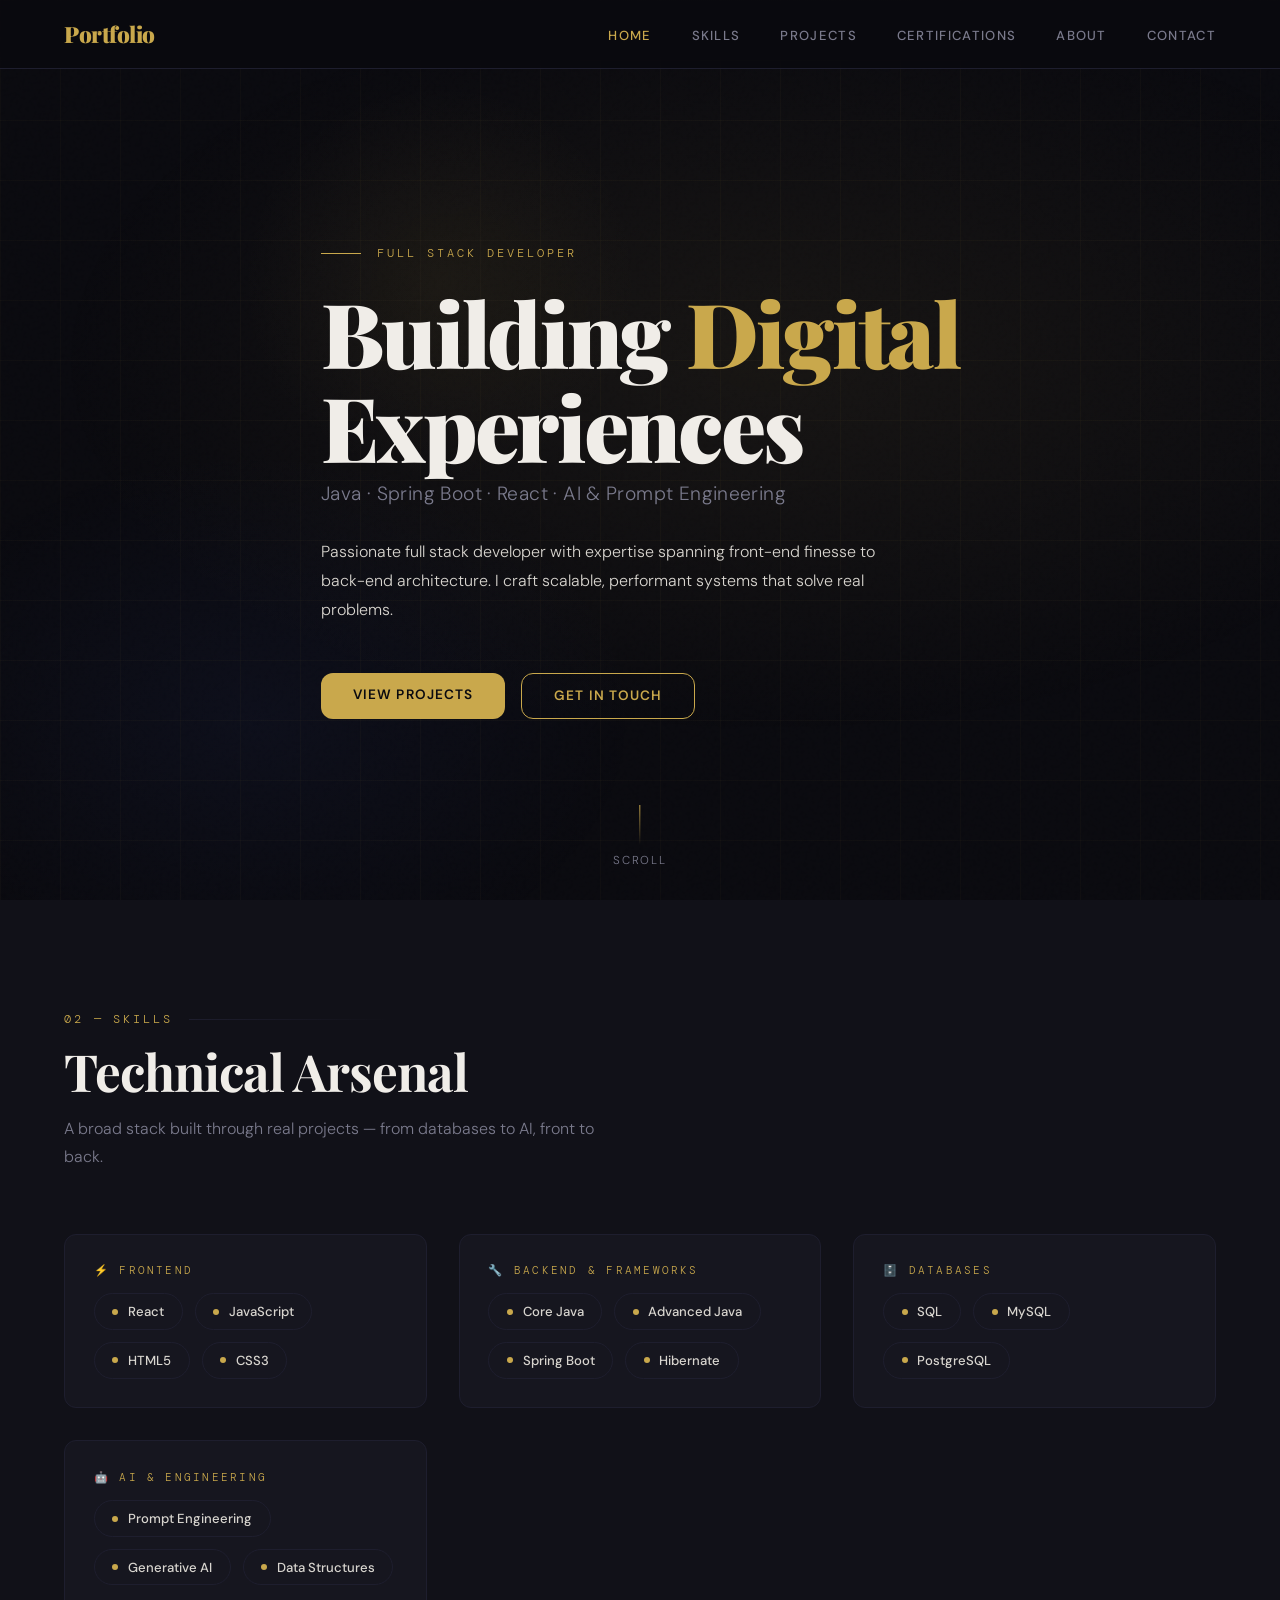
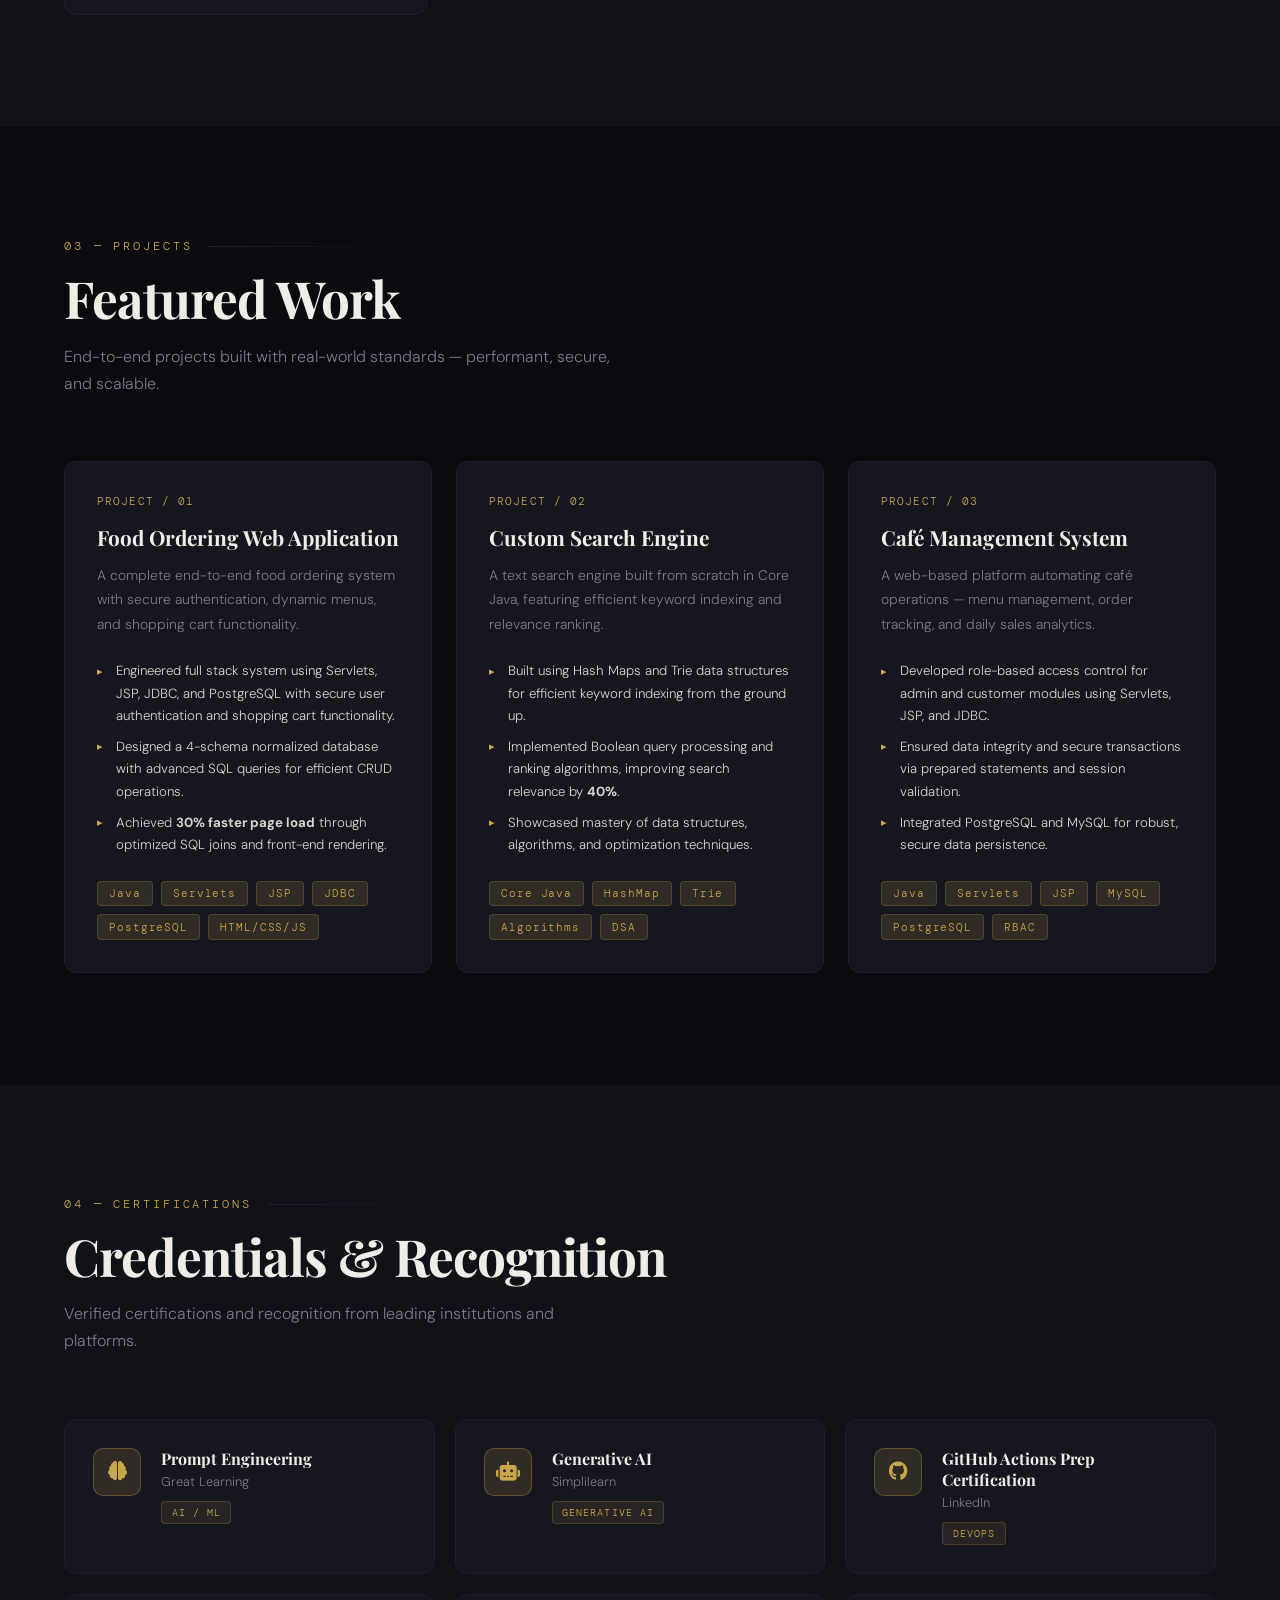
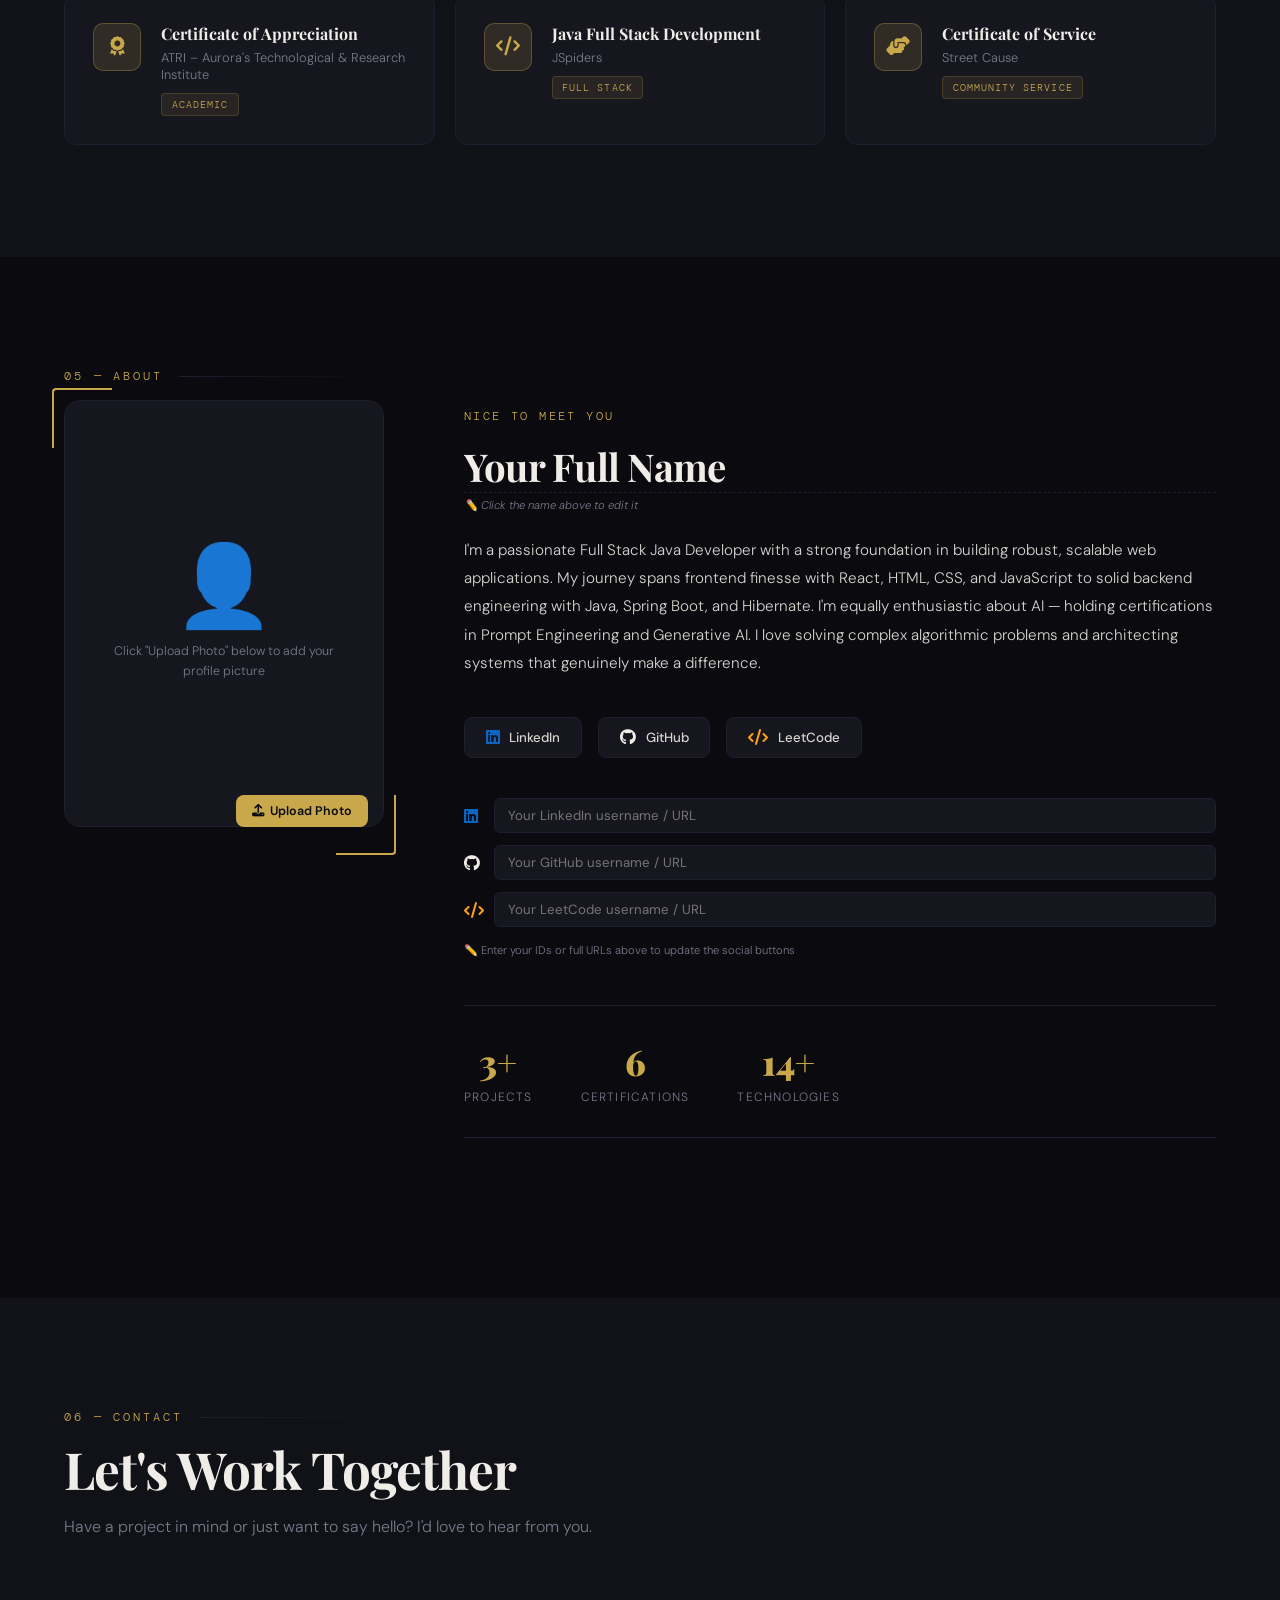
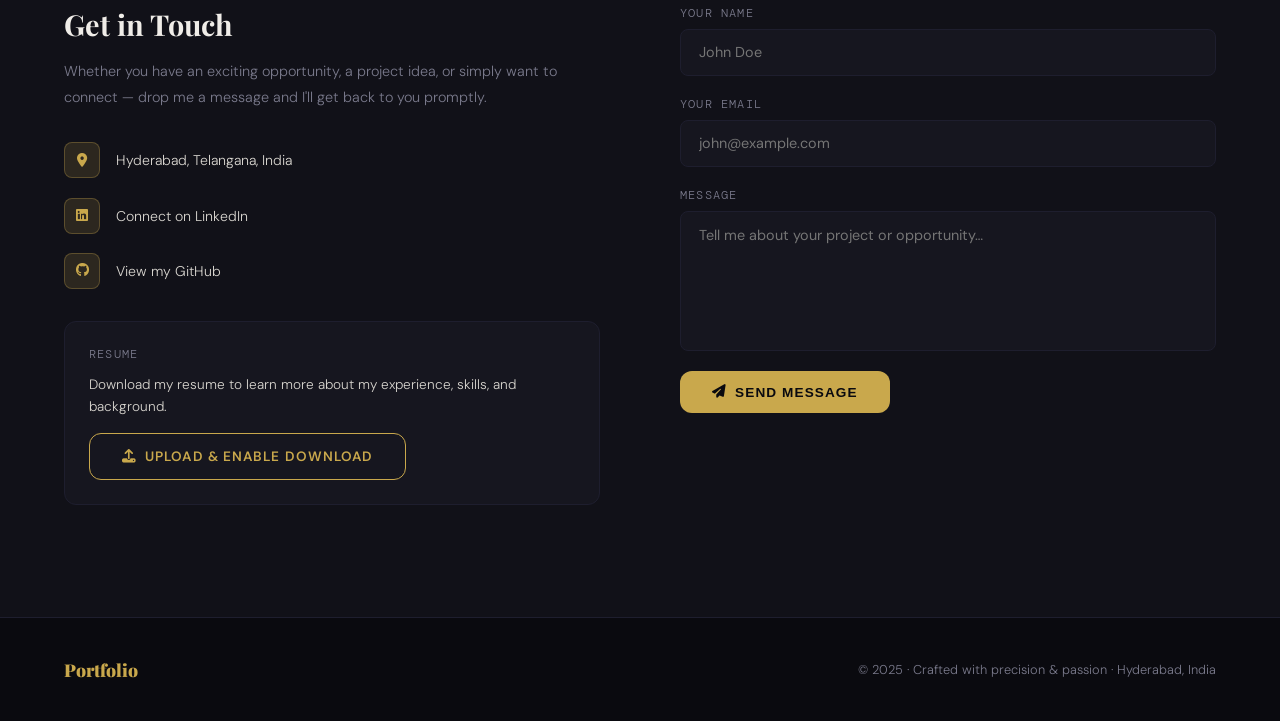
<file: index.html>
<!DOCTYPE html>
<html lang="en">
<head>
<meta charset="UTF-8" />
<meta name="viewport" content="width=device-width, initial-scale=1.0"/>
<title>Portfolio | Full Stack Developer</title>
<link href="https://fonts.googleapis.com/css2?family=Playfair+Display:wght@400;700;900&family=DM+Sans:wght@300;400;500;600&family=DM+Mono:wght@400;500&display=swap" rel="stylesheet"/>
<link rel="stylesheet" href="https://cdnjs.cloudflare.com/ajax/libs/font-awesome/6.5.0/css/all.min.css"/>
<style>
  :root {
    --bg: #0a0a0f;
    --surface: #111118;
    --card: #16161f;
    --border: #1e1e2e;
    --gold: #c9a84c;
    --gold-light: #e8c97a;
    --gold-dim: rgba(201,168,76,0.15);
    --white: #f0ede8;
    --muted: #7a7a8c;
    --accent: #4a6cf7;
    --text: #d8d5cf;
    --radius: 12px;
  }

  *, *::before, *::after { box-sizing: border-box; margin: 0; padding: 0; }

  html { scroll-behavior: smooth; }

  body {
    background: var(--bg);
    color: var(--text);
    font-family: 'DM Sans', sans-serif;
    font-weight: 300;
    overflow-x: hidden;
  }

  /* ── Noise Overlay ── */
  body::before {
    content: '';
    position: fixed; inset: 0;
    background-image: url("data:image/svg+xml,%3Csvg viewBox='0 0 256 256' xmlns='http://www.w3.org/2000/svg'%3E%3Cfilter id='n'%3E%3CfeTurbulence type='fractalNoise' baseFrequency='0.9' numOctaves='4' stitchTiles='stitch'/%3E%3C/filter%3E%3Crect width='100%25' height='100%25' filter='url(%23n)' opacity='0.04'/%3E%3C/svg%3E");
    pointer-events: none; z-index: 0; opacity: .4;
  }

  /* ── NAVBAR ── */
  nav {
    position: fixed; top: 0; left: 0; right: 0; z-index: 100;
    display: flex; align-items: center; justify-content: space-between;
    padding: 1.2rem 4rem;
    background: rgba(10,10,15,0.85);
    backdrop-filter: blur(16px);
    border-bottom: 1px solid var(--border);
  }

  .nav-logo {
    font-family: 'Playfair Display', serif;
    font-size: 1.4rem; font-weight: 900;
    color: var(--gold);
    letter-spacing: -0.02em;
  }

  .nav-links { display: flex; gap: 2.5rem; list-style: none; }
  .nav-links a {
    font-size: 0.82rem; font-weight: 500; letter-spacing: 0.1em;
    text-transform: uppercase; color: var(--muted);
    text-decoration: none; transition: color .2s;
  }
  .nav-links a:hover { color: var(--gold); }

  /* ── HERO ── */
  #home {
    min-height: 100vh;
    display: flex; align-items: center; justify-content: center;
    position: relative; padding: 8rem 4rem 4rem;
    overflow: hidden;
  }

  .hero-bg {
    position: absolute; inset: 0;
    background:
      radial-gradient(ellipse 80% 60% at 60% 40%, rgba(201,168,76,0.07) 0%, transparent 70%),
      radial-gradient(ellipse 50% 50% at 20% 80%, rgba(74,108,247,0.05) 0%, transparent 60%);
  }

  .hero-grid-lines {
    position: absolute; inset: 0;
    background-image:
      linear-gradient(rgba(201,168,76,0.03) 1px, transparent 1px),
      linear-gradient(90deg, rgba(201,168,76,0.03) 1px, transparent 1px);
    background-size: 60px 60px;
  }

  .hero-content { position: relative; z-index: 1; max-width: 900px; }

  .hero-eyebrow {
    font-family: 'DM Mono', monospace;
    font-size: 0.75rem; letter-spacing: 0.25em;
    color: var(--gold); text-transform: uppercase;
    margin-bottom: 1.5rem;
    display: flex; align-items: center; gap: 1rem;
  }

  .hero-eyebrow::before {
    content: ''; display: block;
    width: 40px; height: 1px; background: var(--gold);
  }

  .hero-name {
    font-family: 'Playfair Display', serif;
    font-size: clamp(3rem, 7vw, 6rem);
    font-weight: 900; line-height: 1.05;
    color: var(--white);
    letter-spacing: -0.03em;
    margin-bottom: 0.5rem;
  }

  .hero-name span { color: var(--gold); }

  .hero-role {
    font-size: 1.2rem; font-weight: 300;
    color: var(--muted); margin-bottom: 2rem;
    letter-spacing: 0.02em;
  }

  .hero-desc {
    font-size: 1rem; line-height: 1.8;
    color: var(--text); max-width: 600px;
    margin-bottom: 3rem;
  }

  .hero-cta {
    display: flex; gap: 1rem; flex-wrap: wrap;
  }

  .btn-primary {
    padding: 0.85rem 2rem;
    background: var(--gold);
    color: #0a0a0f;
    font-weight: 600; font-size: 0.85rem;
    letter-spacing: 0.08em; text-transform: uppercase;
    border: none; border-radius: var(--radius);
    cursor: pointer; text-decoration: none;
    transition: all .25s;
    display: inline-block;
  }

  .btn-primary:hover {
    background: var(--gold-light);
    transform: translateY(-2px);
    box-shadow: 0 8px 24px rgba(201,168,76,0.3);
  }

  .btn-outline {
    padding: 0.85rem 2rem;
    background: transparent;
    color: var(--gold);
    font-weight: 600; font-size: 0.85rem;
    letter-spacing: 0.08em; text-transform: uppercase;
    border: 1px solid var(--gold);
    border-radius: var(--radius);
    cursor: pointer; text-decoration: none;
    transition: all .25s; display: inline-block;
  }

  .btn-outline:hover {
    background: var(--gold-dim);
    transform: translateY(-2px);
  }

  .hero-scroll {
    position: absolute; bottom: 2rem; left: 50%;
    transform: translateX(-50%);
    display: flex; flex-direction: column; align-items: center;
    gap: 0.5rem; color: var(--muted); font-size: 0.72rem;
    letter-spacing: 0.15em; text-transform: uppercase;
  }

  .scroll-line {
    width: 1px; height: 40px;
    background: linear-gradient(to bottom, var(--gold), transparent);
    animation: scrollPulse 2s ease-in-out infinite;
  }

  @keyframes scrollPulse {
    0%, 100% { opacity: 0.3; transform: scaleY(1); }
    50% { opacity: 1; transform: scaleY(1.2); }
  }

  /* ── SECTIONS ── */
  section { padding: 7rem 4rem; position: relative; }

  .section-label {
    font-family: 'DM Mono', monospace;
    font-size: 0.72rem; letter-spacing: 0.25em;
    color: var(--gold); text-transform: uppercase;
    margin-bottom: 1rem;
    display: flex; align-items: center; gap: 1rem;
  }

  .section-label::after {
    content: ''; flex: 1; height: 1px;
    background: linear-gradient(to right, var(--border), transparent);
    max-width: 200px;
  }

  .section-title {
    font-family: 'Playfair Display', serif;
    font-size: clamp(2rem, 4vw, 3.2rem);
    font-weight: 700; color: var(--white);
    letter-spacing: -0.02em; margin-bottom: 1rem;
    line-height: 1.1;
  }

  .section-sub {
    font-size: 1rem; color: var(--muted);
    max-width: 560px; line-height: 1.7;
    margin-bottom: 4rem;
  }

  /* ── SKILLS ── */
  #skills { background: var(--surface); }

  .skills-grid {
    display: grid;
    grid-template-columns: repeat(auto-fill, minmax(200px, 1fr));
    gap: 1rem;
  }

  .skill-category { margin-bottom: 3rem; }

  .skill-cat-title {
    font-size: 0.7rem; letter-spacing: 0.2em;
    text-transform: uppercase; color: var(--gold);
    margin-bottom: 1rem;
    font-family: 'DM Mono', monospace;
  }

  .skills-wrap { display: flex; flex-wrap: wrap; gap: 0.75rem; }

  .skill-chip {
    display: flex; align-items: center; gap: 0.6rem;
    padding: 0.55rem 1.1rem;
    background: var(--card);
    border: 1px solid var(--border);
    border-radius: 100px;
    font-size: 0.82rem; font-weight: 500;
    color: var(--text);
    transition: all .2s;
    cursor: default;
  }

  .skill-chip:hover {
    border-color: var(--gold);
    color: var(--gold);
    transform: translateY(-2px);
    box-shadow: 0 4px 16px rgba(201,168,76,0.15);
  }

  .skill-chip .dot {
    width: 6px; height: 6px;
    border-radius: 50%;
    background: var(--gold);
  }

  .skills-categories {
    display: grid;
    grid-template-columns: repeat(auto-fill, minmax(280px, 1fr));
    gap: 2rem;
  }

  .skill-cat-card {
    background: var(--card);
    border: 1px solid var(--border);
    border-radius: var(--radius);
    padding: 1.8rem;
    transition: border-color .2s;
  }

  .skill-cat-card:hover { border-color: rgba(201,168,76,0.4); }

  /* ── PROJECTS ── */
  #projects { background: var(--bg); }

  .projects-grid {
    display: grid;
    grid-template-columns: repeat(auto-fill, minmax(340px, 1fr));
    gap: 1.5rem;
  }

  .project-card {
    background: var(--card);
    border: 1px solid var(--border);
    border-radius: var(--radius);
    padding: 2rem;
    transition: all .3s;
    position: relative; overflow: hidden;
  }

  .project-card::before {
    content: '';
    position: absolute; top: 0; left: 0; right: 0;
    height: 2px;
    background: linear-gradient(to right, var(--gold), transparent);
    transform: scaleX(0); transform-origin: left;
    transition: transform .3s;
  }

  .project-card:hover {
    border-color: rgba(201,168,76,0.3);
    transform: translateY(-4px);
    box-shadow: 0 16px 40px rgba(0,0,0,0.3);
  }

  .project-card:hover::before { transform: scaleX(1); }

  .project-number {
    font-family: 'DM Mono', monospace;
    font-size: 0.7rem; color: var(--gold);
    letter-spacing: 0.1em; margin-bottom: 1rem;
  }

  .project-title {
    font-family: 'Playfair Display', serif;
    font-size: 1.3rem; font-weight: 700;
    color: var(--white); margin-bottom: 0.75rem;
    line-height: 1.3;
  }

  .project-desc {
    font-size: 0.87rem; line-height: 1.75;
    color: var(--muted); margin-bottom: 1.5rem;
  }

  .project-bullets { list-style: none; margin-bottom: 1.5rem; }

  .project-bullets li {
    font-size: 0.83rem; line-height: 1.7;
    color: var(--text); padding-left: 1.2rem;
    position: relative; margin-bottom: 0.5rem;
  }

  .project-bullets li::before {
    content: '▸';
    position: absolute; left: 0;
    color: var(--gold); font-size: 0.7rem;
    top: 0.15em;
  }

  .project-tags { display: flex; flex-wrap: wrap; gap: 0.5rem; }

  .project-tag {
    font-family: 'DM Mono', monospace;
    font-size: 0.68rem; letter-spacing: 0.08em;
    padding: 0.3rem 0.7rem;
    background: var(--gold-dim);
    border: 1px solid rgba(201,168,76,0.2);
    border-radius: 4px;
    color: var(--gold);
  }

  /* ── CERTIFICATIONS ── */
  #certifications { background: var(--surface); }

  .certs-grid {
    display: grid;
    grid-template-columns: repeat(auto-fill, minmax(300px, 1fr));
    gap: 1.25rem;
  }

  .cert-card {
    background: var(--card);
    border: 1px solid var(--border);
    border-radius: var(--radius);
    padding: 1.75rem;
    display: flex; gap: 1.25rem;
    align-items: flex-start;
    transition: all .25s;
  }

  .cert-card:hover {
    border-color: rgba(201,168,76,0.4);
    transform: translateY(-3px);
    box-shadow: 0 10px 30px rgba(0,0,0,0.25);
  }

  .cert-icon {
    width: 48px; height: 48px; flex-shrink: 0;
    background: var(--gold-dim);
    border: 1px solid rgba(201,168,76,0.3);
    border-radius: 10px;
    display: flex; align-items: center; justify-content: center;
    font-size: 1.2rem; color: var(--gold);
  }

  .cert-body { flex: 1; }

  .cert-title {
    font-family: 'Playfair Display', serif;
    font-size: 1rem; font-weight: 700;
    color: var(--white); margin-bottom: 0.3rem;
  }

  .cert-issuer {
    font-size: 0.8rem; color: var(--muted);
    margin-bottom: 0.6rem;
  }

  .cert-badge {
    font-family: 'DM Mono', monospace;
    font-size: 0.65rem; letter-spacing: 0.1em;
    text-transform: uppercase;
    padding: 0.25rem 0.6rem;
    background: rgba(201,168,76,0.1);
    border: 1px solid rgba(201,168,76,0.2);
    border-radius: 4px; color: var(--gold);
    display: inline-block;
  }

  /* ── ABOUT ── */
  #about { background: var(--bg); }

  .about-layout {
    display: grid;
    grid-template-columns: 320px 1fr;
    gap: 5rem; align-items: start;
  }

  .about-photo-wrap {
    position: relative;
  }

  .about-photo {
    width: 100%; aspect-ratio: 3/4;
    background: var(--card);
    border: 1px solid var(--border);
    border-radius: 16px;
    display: flex; align-items: center; justify-content: center;
    flex-direction: column;
    gap: 1rem;
    overflow: hidden;
    position: relative;
  }

  .about-photo-placeholder {
    font-size: 5rem; color: var(--border);
    line-height: 1;
  }

  .about-photo-hint {
    font-size: 0.78rem; color: var(--muted);
    text-align: center; padding: 0 2rem;
    line-height: 1.6;
  }

  #profileImage {
    display: none;
    width: 100%; height: 100%;
    object-fit: cover;
    position: absolute; inset: 0;
  }

  .about-photo-upload {
    position: absolute; bottom: 1rem; right: 1rem;
    background: var(--gold);
    color: #0a0a0f;
    border: none; border-radius: 8px;
    padding: 0.5rem 1rem;
    font-size: 0.78rem; font-weight: 600;
    cursor: pointer; transition: all .2s;
  }

  .about-photo-upload:hover { background: var(--gold-light); }

  .about-frame {
    position: absolute;
    top: -12px; left: -12px;
    width: 60px; height: 60px;
    border-top: 2px solid var(--gold);
    border-left: 2px solid var(--gold);
    border-radius: 4px 0 0 0;
  }

  .about-frame-br {
    position: absolute;
    bottom: -12px; right: -12px;
    width: 60px; height: 60px;
    border-bottom: 2px solid var(--gold);
    border-right: 2px solid var(--gold);
    border-radius: 0 0 4px 0;
  }

  .about-info { padding-top: 0.5rem; }

  .about-greeting {
    font-family: 'DM Mono', monospace;
    font-size: 0.75rem; color: var(--gold);
    letter-spacing: 0.2em; text-transform: uppercase;
    margin-bottom: 1rem;
  }

  .about-headline {
    font-family: 'Playfair Display', serif;
    font-size: 2.4rem; font-weight: 700;
    color: var(--white); line-height: 1.15;
    margin-bottom: 1.5rem;
    letter-spacing: -0.02em;
  }

  .about-bio {
    font-size: 0.95rem; line-height: 1.85;
    color: var(--text); margin-bottom: 2.5rem;
  }

  .social-links {
    display: flex; gap: 1rem; flex-wrap: wrap;
    margin-bottom: 2.5rem;
  }

  .social-btn {
    display: flex; align-items: center; gap: 0.6rem;
    padding: 0.7rem 1.3rem;
    background: var(--card);
    border: 1px solid var(--border);
    border-radius: 8px;
    color: var(--text); text-decoration: none;
    font-size: 0.83rem; font-weight: 500;
    transition: all .2s;
  }

  .social-btn:hover {
    border-color: var(--gold);
    color: var(--gold);
    transform: translateY(-2px);
  }

  .social-btn i { font-size: 1rem; }

  /* ── CONTACT ── */
  #contact { background: var(--surface); }

  .contact-layout {
    display: grid;
    grid-template-columns: 1fr 1fr;
    gap: 5rem;
  }

  .contact-info-title {
    font-family: 'Playfair Display', serif;
    font-size: 1.8rem; font-weight: 700;
    color: var(--white); margin-bottom: 1rem;
  }

  .contact-info-text {
    font-size: 0.9rem; line-height: 1.8;
    color: var(--muted); margin-bottom: 2rem;
  }

  .contact-detail {
    display: flex; align-items: center; gap: 1rem;
    margin-bottom: 1.2rem;
    color: var(--text); font-size: 0.88rem;
  }

  .contact-detail i {
    width: 36px; height: 36px;
    background: var(--gold-dim);
    border: 1px solid rgba(201,168,76,0.3);
    border-radius: 8px;
    display: flex; align-items: center; justify-content: center;
    font-size: 0.85rem; color: var(--gold);
    flex-shrink: 0;
  }

  .contact-form { display: flex; flex-direction: column; gap: 1.25rem; }

  .form-group { display: flex; flex-direction: column; gap: 0.5rem; }

  .form-label {
    font-size: 0.75rem; letter-spacing: 0.1em;
    text-transform: uppercase; color: var(--muted);
    font-family: 'DM Mono', monospace;
  }

  .form-input, .form-textarea {
    background: var(--card);
    border: 1px solid var(--border);
    border-radius: 8px;
    padding: 0.85rem 1.1rem;
    color: var(--text); font-size: 0.9rem;
    font-family: 'DM Sans', sans-serif;
    transition: border-color .2s;
    outline: none;
    resize: none;
  }

  .form-input:focus, .form-textarea:focus {
    border-color: var(--gold);
    box-shadow: 0 0 0 3px rgba(201,168,76,0.1);
  }

  .form-textarea { height: 140px; }

  .form-actions { display: flex; gap: 1rem; flex-wrap: wrap; }

  .btn-send {
    padding: 0.85rem 2rem;
    background: var(--gold);
    color: #0a0a0f;
    font-weight: 700; font-size: 0.85rem;
    letter-spacing: 0.08em; text-transform: uppercase;
    border: none; border-radius: var(--radius);
    cursor: pointer; transition: all .25s;
    display: flex; align-items: center; gap: 0.5rem;
  }

  .btn-send:hover {
    background: var(--gold-light);
    transform: translateY(-2px);
    box-shadow: 0 8px 24px rgba(201,168,76,0.3);
  }

  .btn-resume {
    padding: 0.85rem 2rem;
    background: transparent;
    color: var(--gold);
    font-weight: 600; font-size: 0.85rem;
    letter-spacing: 0.08em; text-transform: uppercase;
    border: 1px solid var(--gold);
    border-radius: var(--radius);
    cursor: pointer; transition: all .25s;
    display: flex; align-items: center; gap: 0.5rem;
    text-decoration: none;
  }

  .btn-resume:hover {
    background: var(--gold-dim);
    transform: translateY(-2px);
  }

  /* ── SUCCESS MSG ── */
  .success-msg {
    display: none;
    background: rgba(76,175,80,0.1);
    border: 1px solid rgba(76,175,80,0.3);
    border-radius: 8px;
    padding: 1rem 1.25rem;
    color: #81c784;
    font-size: 0.88rem;
  }

  /* ── FOOTER ── */
  footer {
    background: var(--bg);
    border-top: 1px solid var(--border);
    padding: 2.5rem 4rem;
    display: flex; align-items: center; justify-content: space-between;
  }

  .footer-copy {
    font-size: 0.8rem; color: var(--muted);
  }

  .footer-logo {
    font-family: 'Playfair Display', serif;
    font-size: 1.1rem; font-weight: 900;
    color: var(--gold);
  }

  /* ── DIVIDER ── */
  .gold-divider {
    width: 60px; height: 2px;
    background: var(--gold);
    margin-bottom: 3rem;
  }

  /* ── STATS STRIP ── */
  .stats-strip {
    display: flex; gap: 3rem;
    border-top: 1px solid var(--border);
    border-bottom: 1px solid var(--border);
    padding: 2rem 0; margin: 3rem 0;
  }

  .stat { text-align: center; }

  .stat-number {
    font-family: 'Playfair Display', serif;
    font-size: 2.2rem; font-weight: 900;
    color: var(--gold);
  }

  .stat-label {
    font-size: 0.75rem; color: var(--muted);
    letter-spacing: 0.1em; text-transform: uppercase;
    margin-top: 0.25rem;
  }

  /* ── MOBILE ── */
  @media (max-width: 900px) {
    nav { padding: 1rem 1.5rem; }
    .nav-links { gap: 1.25rem; }
    section { padding: 5rem 1.5rem; }
    #home { padding: 7rem 1.5rem 4rem; }
    .about-layout { grid-template-columns: 1fr; gap: 3rem; }
    .about-photo { max-width: 280px; }
    .contact-layout { grid-template-columns: 1fr; gap: 3rem; }
    .stats-strip { gap: 1.5rem; flex-wrap: wrap; }
    footer { flex-direction: column; gap: 1rem; text-align: center; }
  }

  @media (max-width: 600px) {
    .nav-links { display: none; }
    .hero-name { font-size: 2.8rem; }
    .projects-grid { grid-template-columns: 1fr; }
    .certs-grid { grid-template-columns: 1fr; }
    .skills-categories { grid-template-columns: 1fr; }
  }

  /* ── FADE-IN ── */
  .fade-up {
    opacity: 0; transform: translateY(30px);
    transition: opacity .6s ease, transform .6s ease;
  }

  .fade-up.visible { opacity: 1; transform: translateY(0); }

  /* ── CURSOR GLOW on hero ── */
  .hero-glow {
    position: absolute;
    width: 400px; height: 400px;
    border-radius: 50%;
    background: radial-gradient(circle, rgba(201,168,76,0.06), transparent 70%);
    pointer-events: none;
    transform: translate(-50%, -50%);
    transition: left .15s, top .15s;
  }

  /* linkedin blue, github, leetcode colors */
  .social-btn.linkedin i { color: #0a66c2; }
  .social-btn.github i { color: #f0ede8; }
  .social-btn.leetcode { }
  .social-btn.leetcode i { color: #ffa116; }

  /* about name input */
  .editable-name {
    background: transparent;
    border: none; border-bottom: 1px dashed var(--border);
    color: var(--white);
    font-family: 'Playfair Display', serif;
    font-size: 2.4rem; font-weight: 700;
    letter-spacing: -0.02em;
    outline: none; width: 100%;
    cursor: text;
  }

  .editable-name:focus { border-bottom-color: var(--gold); }

  .edit-hint {
    font-size: 0.7rem; color: var(--muted);
    margin-top: 0.3rem; margin-bottom: 1.5rem;
    font-style: italic;
  }

</style>
</head>
<body>

<!-- NAVBAR -->
<nav>
  <div class="nav-logo">Portfolio</div>
  <ul class="nav-links">
    <li><a href="#home">Home</a></li>
    <li><a href="#skills">Skills</a></li>
    <li><a href="#projects">Projects</a></li>
    <li><a href="#certifications">Certifications</a></li>
    <li><a href="#about">About</a></li>
    <li><a href="#contact">Contact</a></li>
  </ul>
</nav>

<!-- HERO -->
<section id="home">
  <div class="hero-bg"></div>
  <div class="hero-grid-lines"></div>
  <div class="hero-glow" id="heroGlow"></div>
  <div class="hero-content">
    <p class="hero-eyebrow">Full Stack Developer</p>
    <h1 class="hero-name">Building <span>Digital</span><br/>Experiences</h1>
    <p class="hero-role">Java · Spring Boot · React · AI & Prompt Engineering</p>
    <p class="hero-desc">
      Passionate full stack developer with expertise spanning front-end finesse to back-end architecture.
      I craft scalable, performant systems that solve real problems.
    </p>
    <div class="hero-cta">
      <a href="#projects" class="btn-primary">View Projects</a>
      <a href="#contact" class="btn-outline">Get In Touch</a>
    </div>
  </div>
  <div class="hero-scroll">
    <div class="scroll-line"></div>
    <span>Scroll</span>
  </div>
</section>

<!-- SKILLS -->
<section id="skills">
  <div class="section-label">02 — Skills</div>
  <h2 class="section-title">Technical Arsenal</h2>
  <p class="section-sub">A broad stack built through real projects — from databases to AI, front to back.</p>

  <div class="skills-categories">
    <div class="skill-cat-card fade-up">
      <div class="skill-cat-title">⚡ Frontend</div>
      <div class="skills-wrap">
        <span class="skill-chip"><span class="dot"></span>React</span>
        <span class="skill-chip"><span class="dot"></span>JavaScript</span>
        <span class="skill-chip"><span class="dot"></span>HTML5</span>
        <span class="skill-chip"><span class="dot"></span>CSS3</span>
      </div>
    </div>
    <div class="skill-cat-card fade-up">
      <div class="skill-cat-title">🔧 Backend & Frameworks</div>
      <div class="skills-wrap">
        <span class="skill-chip"><span class="dot"></span>Core Java</span>
        <span class="skill-chip"><span class="dot"></span>Advanced Java</span>
        <span class="skill-chip"><span class="dot"></span>Spring Boot</span>
        <span class="skill-chip"><span class="dot"></span>Hibernate</span>
      </div>
    </div>
    <div class="skill-cat-card fade-up">
      <div class="skill-cat-title">🗄️ Databases</div>
      <div class="skills-wrap">
        <span class="skill-chip"><span class="dot"></span>SQL</span>
        <span class="skill-chip"><span class="dot"></span>MySQL</span>
        <span class="skill-chip"><span class="dot"></span>PostgreSQL</span>
      </div>
    </div>
    <div class="skill-cat-card fade-up">
      <div class="skill-cat-title">🤖 AI & Engineering</div>
      <div class="skills-wrap">
        <span class="skill-chip"><span class="dot"></span>Prompt Engineering</span>
        <span class="skill-chip"><span class="dot"></span>Generative AI</span>
        <span class="skill-chip"><span class="dot"></span>Data Structures</span>
      </div>
    </div>
  </div>
</section>

<!-- PROJECTS -->
<section id="projects">
  <div class="section-label">03 — Projects</div>
  <h2 class="section-title">Featured Work</h2>
  <p class="section-sub">End-to-end projects built with real-world standards — performant, secure, and scalable.</p>

  <div class="projects-grid">

    <div class="project-card fade-up">
      <div class="project-number">PROJECT / 01</div>
      <h3 class="project-title">Food Ordering Web Application</h3>
      <p class="project-desc">A complete end-to-end food ordering system with secure authentication, dynamic menus, and shopping cart functionality.</p>
      <ul class="project-bullets">
        <li>Engineered full stack system using Servlets, JSP, JDBC, and PostgreSQL with secure user authentication and shopping cart functionality.</li>
        <li>Designed a 4-schema normalized database with advanced SQL queries for efficient CRUD operations.</li>
        <li>Achieved <strong>30% faster page load</strong> through optimized SQL joins and front-end rendering.</li>
      </ul>
      <div class="project-tags">
        <span class="project-tag">Java</span>
        <span class="project-tag">Servlets</span>
        <span class="project-tag">JSP</span>
        <span class="project-tag">JDBC</span>
        <span class="project-tag">PostgreSQL</span>
        <span class="project-tag">HTML/CSS/JS</span>
      </div>
    </div>

    <div class="project-card fade-up">
      <div class="project-number">PROJECT / 02</div>
      <h3 class="project-title">Custom Search Engine</h3>
      <p class="project-desc">A text search engine built from scratch in Core Java, featuring efficient keyword indexing and relevance ranking.</p>
      <ul class="project-bullets">
        <li>Built using Hash Maps and Trie data structures for efficient keyword indexing from the ground up.</li>
        <li>Implemented Boolean query processing and ranking algorithms, improving search relevance by <strong>40%</strong>.</li>
        <li>Showcased mastery of data structures, algorithms, and optimization techniques.</li>
      </ul>
      <div class="project-tags">
        <span class="project-tag">Core Java</span>
        <span class="project-tag">HashMap</span>
        <span class="project-tag">Trie</span>
        <span class="project-tag">Algorithms</span>
        <span class="project-tag">DSA</span>
      </div>
    </div>

    <div class="project-card fade-up">
      <div class="project-number">PROJECT / 03</div>
      <h3 class="project-title">Café Management System</h3>
      <p class="project-desc">A web-based platform automating café operations — menu management, order tracking, and daily sales analytics.</p>
      <ul class="project-bullets">
        <li>Developed role-based access control for admin and customer modules using Servlets, JSP, and JDBC.</li>
        <li>Ensured data integrity and secure transactions via prepared statements and session validation.</li>
        <li>Integrated PostgreSQL and MySQL for robust, secure data persistence.</li>
      </ul>
      <div class="project-tags">
        <span class="project-tag">Java</span>
        <span class="project-tag">Servlets</span>
        <span class="project-tag">JSP</span>
        <span class="project-tag">MySQL</span>
        <span class="project-tag">PostgreSQL</span>
        <span class="project-tag">RBAC</span>
      </div>
    </div>

  </div>
</section>

<!-- CERTIFICATIONS -->
<section id="certifications">
  <div class="section-label">04 — Certifications</div>
  <h2 class="section-title">Credentials & Recognition</h2>
  <p class="section-sub">Verified certifications and recognition from leading institutions and platforms.</p>

  <div class="certs-grid">
    <div class="cert-card fade-up">
      <div class="cert-icon"><i class="fas fa-brain"></i></div>
      <div class="cert-body">
        <div class="cert-title">Prompt Engineering</div>
        <div class="cert-issuer">Great Learning</div>
        <span class="cert-badge">AI / ML</span>
      </div>
    </div>
    <div class="cert-card fade-up">
      <div class="cert-icon"><i class="fas fa-robot"></i></div>
      <div class="cert-body">
        <div class="cert-title">Generative AI</div>
        <div class="cert-issuer">Simplilearn</div>
        <span class="cert-badge">Generative AI</span>
      </div>
    </div>
    <div class="cert-card fade-up">
      <div class="cert-icon"><i class="fab fa-github"></i></div>
      <div class="cert-body">
        <div class="cert-title">GitHub Actions Prep Certification</div>
        <div class="cert-issuer">LinkedIn</div>
        <span class="cert-badge">DevOps</span>
      </div>
    </div>
    <div class="cert-card fade-up">
      <div class="cert-icon"><i class="fas fa-award"></i></div>
      <div class="cert-body">
        <div class="cert-title">Certificate of Appreciation</div>
        <div class="cert-issuer">ATRI – Aurora's Technological & Research Institute</div>
        <span class="cert-badge">Academic</span>
      </div>
    </div>
    <div class="cert-card fade-up">
      <div class="cert-icon"><i class="fas fa-code"></i></div>
      <div class="cert-body">
        <div class="cert-title">Java Full Stack Development</div>
        <div class="cert-issuer">JSpiders</div>
        <span class="cert-badge">Full Stack</span>
      </div>
    </div>
    <div class="cert-card fade-up">
      <div class="cert-icon"><i class="fas fa-hands-helping"></i></div>
      <div class="cert-body">
        <div class="cert-title">Certificate of Service</div>
        <div class="cert-issuer">Street Cause</div>
        <span class="cert-badge">Community Service</span>
      </div>
    </div>
  </div>
</section>

<!-- ABOUT -->
<section id="about">
  <div class="section-label">05 — About</div>

  <div class="about-layout">
    <div class="about-photo-wrap">
      <div class="about-frame"></div>
      <div class="about-photo">
        <div class="about-photo-placeholder">👤</div>
        <p class="about-photo-hint">Click "Upload Photo" below to add your profile picture</p>
        <img id="profileImage" alt="Profile Photo"/>
      </div>
      <div class="about-frame-br"></div>
      <div style="margin-top:1rem; text-align:center;">
        <label class="about-photo-upload" for="photoInput">
          <i class="fas fa-upload" style="margin-right:0.4rem;"></i>Upload Photo
        </label>
        <input type="file" id="photoInput" accept="image/*" style="display:none;" onchange="previewPhoto(event)"/>
      </div>
    </div>

    <div class="about-info">
      <p class="about-greeting">Nice to meet you</p>

      <input class="editable-name" type="text" value="Your Full Name" id="editableName" title="Click to edit your name"/>
      <p class="edit-hint">✏️ Click the name above to edit it</p>

      <p class="about-bio">
        I'm a passionate Full Stack Java Developer with a strong foundation in building robust, scalable web applications.
        My journey spans frontend finesse with React, HTML, CSS, and JavaScript to solid backend engineering with Java,
        Spring Boot, and Hibernate. I'm equally enthusiastic about AI — holding certifications in Prompt Engineering
        and Generative AI. I love solving complex algorithmic problems and architecting systems that genuinely make a difference.
      </p>

      <div class="social-links">
        <a href="https://www.linkedin.com/in/YOUR_LINKEDIN_ID" target="_blank" class="social-btn linkedin" id="linkedinBtn">
          <i class="fab fa-linkedin"></i> LinkedIn
        </a>
        <a href="https://github.com/YOUR_GITHUB_ID" target="_blank" class="social-btn github" id="githubBtn">
          <i class="fab fa-github"></i> GitHub
        </a>
        <a href="https://leetcode.com/YOUR_LEETCODE_ID" target="_blank" class="social-btn leetcode" id="leetcodeBtn">
          <i class="fas fa-code"></i> LeetCode
        </a>
      </div>

      <!-- Editable social links -->
      <div style="display:flex; flex-direction:column; gap:0.75rem; margin-bottom:2rem;">
        <div style="display:flex; align-items:center; gap:0.75rem;">
          <i class="fab fa-linkedin" style="color:#0a66c2; width:18px;"></i>
          <input id="linkedinInput" type="text" placeholder="Your LinkedIn username / URL"
            style="flex:1; background:var(--card); border:1px solid var(--border); border-radius:6px; padding:0.5rem 0.8rem; color:var(--text); font-size:0.83rem; outline:none; font-family:'DM Sans',sans-serif;"
            oninput="updateSocial('linkedin', this.value)"/>
        </div>
        <div style="display:flex; align-items:center; gap:0.75rem;">
          <i class="fab fa-github" style="color:var(--white); width:18px;"></i>
          <input id="githubInput" type="text" placeholder="Your GitHub username / URL"
            style="flex:1; background:var(--card); border:1px solid var(--border); border-radius:6px; padding:0.5rem 0.8rem; color:var(--text); font-size:0.83rem; outline:none; font-family:'DM Sans',sans-serif;"
            oninput="updateSocial('github', this.value)"/>
        </div>
        <div style="display:flex; align-items:center; gap:0.75rem;">
          <i class="fas fa-code" style="color:#ffa116; width:18px;"></i>
          <input id="leetcodeInput" type="text" placeholder="Your LeetCode username / URL"
            style="flex:1; background:var(--card); border:1px solid var(--border); border-radius:6px; padding:0.5rem 0.8rem; color:var(--text); font-size:0.83rem; outline:none; font-family:'DM Sans',sans-serif;"
            oninput="updateSocial('leetcode', this.value)"/>
        </div>
        <p style="font-size:0.7rem; color:var(--muted); margin-top:0.25rem;">✏️ Enter your IDs or full URLs above to update the social buttons</p>
      </div>

      <div class="stats-strip">
        <div class="stat">
          <div class="stat-number">3+</div>
          <div class="stat-label">Projects</div>
        </div>
        <div class="stat">
          <div class="stat-number">6</div>
          <div class="stat-label">Certifications</div>
        </div>
        <div class="stat">
          <div class="stat-number">14+</div>
          <div class="stat-label">Technologies</div>
        </div>
      </div>
    </div>
  </div>
</section>

<!-- CONTACT -->
<section id="contact">
  <div class="section-label">06 — Contact</div>
  <h2 class="section-title">Let's Work Together</h2>
  <p class="section-sub">Have a project in mind or just want to say hello? I'd love to hear from you.</p>

  <div class="contact-layout">
    <div>
      <h3 class="contact-info-title">Get in Touch</h3>
      <p class="contact-info-text">
        Whether you have an exciting opportunity, a project idea, or simply want to connect —
        drop me a message and I'll get back to you promptly.
      </p>
      <div class="contact-detail">
        <i class="fas fa-map-marker-alt"></i>
        <span>Hyderabad, Telangana, India</span>
      </div>
      <div class="contact-detail">
        <i class="fab fa-linkedin"></i>
        <span>Connect on LinkedIn</span>
      </div>
      <div class="contact-detail">
        <i class="fab fa-github"></i>
        <span>View my GitHub</span>
      </div>
      <div style="margin-top:2rem; padding:1.5rem; background:var(--card); border:1px solid var(--border); border-radius:var(--radius);">
        <p style="font-size:0.78rem; color:var(--muted); margin-bottom:0.75rem; font-family:'DM Mono',monospace; letter-spacing:0.1em; text-transform:uppercase;">Resume</p>
        <p style="font-size:0.85rem; color:var(--text); line-height:1.6; margin-bottom:1rem;">Download my resume to learn more about my experience, skills, and background.</p>
        <label class="btn-resume" style="cursor:pointer; display:inline-flex;">
          <i class="fas fa-upload"></i> Upload & Enable Download
          <input type="file" id="resumeInput" accept=".pdf,.doc,.docx" style="display:none;" onchange="handleResume(event)"/>
        </label>
        <a id="resumeDownload" class="btn-resume" style="display:none; margin-top:0.75rem;">
          <i class="fas fa-download"></i> Download Resume
        </a>
      </div>
    </div>

    <div>
      <div class="contact-form">
        <div class="form-group">
          <label class="form-label">Your Name</label>
          <input class="form-input" type="text" id="contactName" placeholder="John Doe"/>
        </div>
        <div class="form-group">
          <label class="form-label">Your Email</label>
          <input class="form-input" type="email" id="contactEmail" placeholder="john@example.com"/>
        </div>
        <div class="form-group">
          <label class="form-label">Message</label>
          <textarea class="form-textarea" id="contactMsg" placeholder="Tell me about your project or opportunity…"></textarea>
        </div>
        <div id="successMsg" class="success-msg">
          ✅ Thank you! Your message has been noted. I'll get back to you soon.
        </div>
        <div class="form-actions">
          <button class="btn-send" onclick="handleSend()">
            <i class="fas fa-paper-plane"></i> Send Message
          </button>
        </div>
      </div>
    </div>
  </div>
</section>

<!-- FOOTER -->
<footer>
  <div class="footer-logo">Portfolio</div>
  <div class="footer-copy">© 2025 · Crafted with precision & passion · Hyderabad, India</div>
</footer>

<script>
  // FADE-IN on scroll
  const faders = document.querySelectorAll('.fade-up');
  const observer = new IntersectionObserver(entries => {
    entries.forEach((e, i) => {
      if (e.isIntersecting) {
        setTimeout(() => e.target.classList.add('visible'), i * 80);
        observer.unobserve(e.target);
      }
    });
  }, { threshold: 0.12 });
  faders.forEach(f => observer.observe(f));

  // HERO cursor glow
  const glow = document.getElementById('heroGlow');
  const hero = document.getElementById('home');
  hero.addEventListener('mousemove', e => {
    const r = hero.getBoundingClientRect();
    glow.style.left = (e.clientX - r.left) + 'px';
    glow.style.top = (e.clientY - r.top) + 'px';
  });

  // PHOTO upload
  function previewPhoto(e) {
    const file = e.target.files[0];
    if (!file) return;
    const url = URL.createObjectURL(file);
    const img = document.getElementById('profileImage');
    img.src = url;
    img.style.display = 'block';
    document.querySelector('.about-photo-placeholder').style.display = 'none';
    document.querySelector('.about-photo-hint').style.display = 'none';
  }

  // SOCIAL links update
  function updateSocial(platform, val) {
    const map = { linkedin: 'linkedinBtn', github: 'githubBtn', leetcode: 'leetcodeBtn' };
    const base = { linkedin: 'https://www.linkedin.com/in/', github: 'https://github.com/', leetcode: 'https://leetcode.com/' };
    const btn = document.getElementById(map[platform]);
    if (!val.trim()) { btn.href = '#'; return; }
    const url = val.startsWith('http') ? val : base[platform] + val.trim();
    btn.href = url;
  }

  // RESUME upload
  let resumeUrl = null;
  function handleResume(e) {
    const file = e.target.files[0];
    if (!file) return;
    resumeUrl = URL.createObjectURL(file);
    const dlBtn = document.getElementById('resumeDownload');
    dlBtn.href = resumeUrl;
    dlBtn.download = file.name;
    dlBtn.style.display = 'inline-flex';
  }

  // CONTACT FORM
  function handleSend() {
    const name = document.getElementById('contactName').value.trim();
    const email = document.getElementById('contactEmail').value.trim();
    const msg = document.getElementById('contactMsg').value.trim();
    if (!name || !email) { alert('Please fill in your name and email.'); return; }
    document.getElementById('successMsg').style.display = 'block';
    document.getElementById('contactName').value = '';
    document.getElementById('contactEmail').value = '';
    document.getElementById('contactMsg').value = '';
    setTimeout(() => document.getElementById('successMsg').style.display = 'none', 5000);
  }

  // NAV active highlight
  const sections = document.querySelectorAll('section[id]');
  const navLinks = document.querySelectorAll('.nav-links a');
  window.addEventListener('scroll', () => {
    let current = '';
    sections.forEach(s => {
      if (window.scrollY >= s.offsetTop - 120) current = s.id;
    });
    navLinks.forEach(a => {
      a.style.color = a.getAttribute('href') === '#' + current ? 'var(--gold)' : '';
    });
  });
</script>
</body>
</html>
</file>
